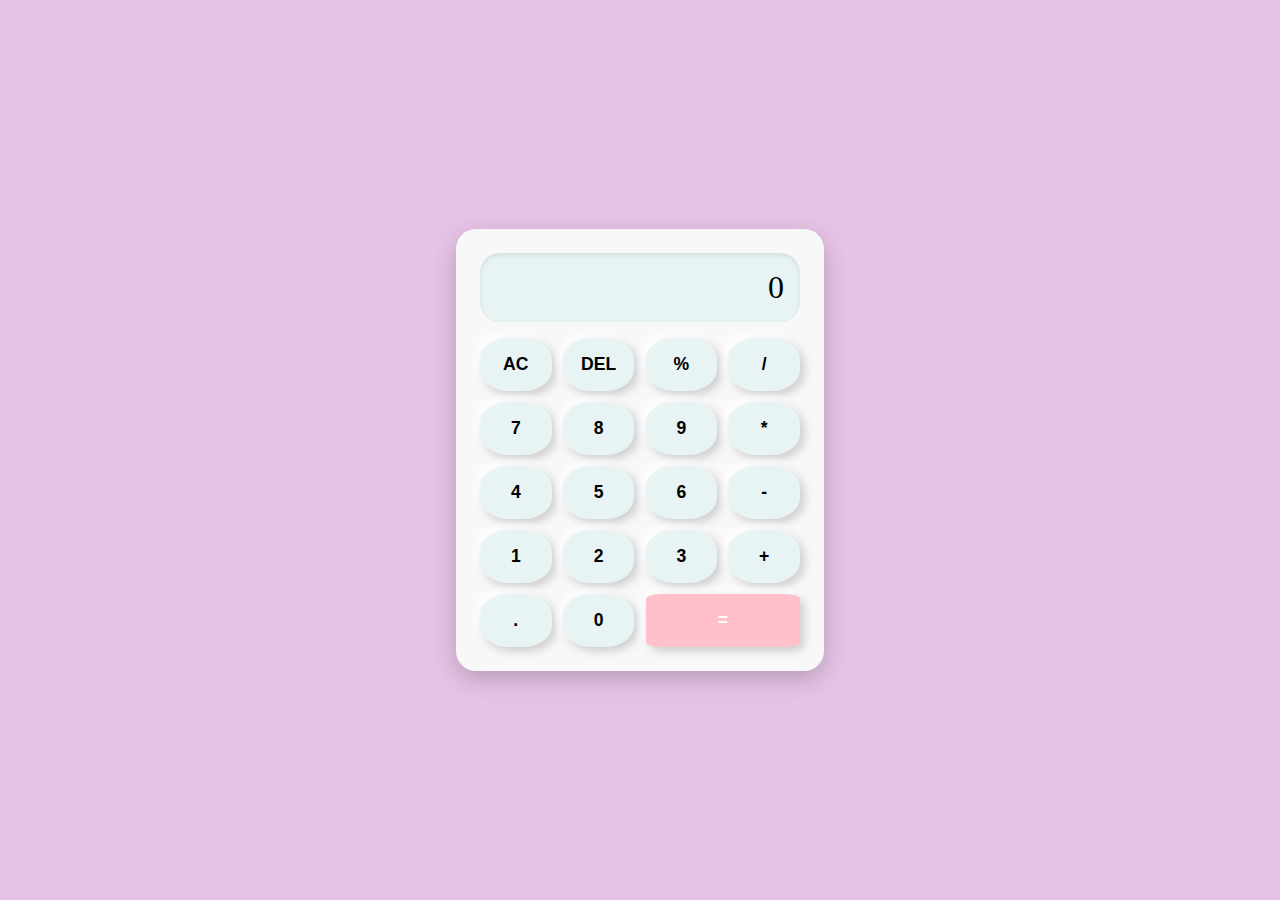
<file: index.html>
<!DOCTYPE html>
<html lang="en">
<head>
    <meta charset="UTF-8">
    <meta name="viewport" content="width=device-width, initial-scale=1.0">
    <title>Simple calculator</title>
    <link rel="stylesheet" href="stay15.css">
</head>
<body>
    <div class="calcul">
        <div id="display" class="display">0</div>
        <div class="buttons">
            <button onclick="clearDisplay()">AC</button>
            <button onclick="deletelast()">DEL</button>
            <button onclick="append('%')">%</button>
            <button onclick="append('/')">/</button>
            <button onclick="append('7')">7</button>
            <button onclick="append('8')">8</button>
            <button onclick="append('9')">9</button>
            <button onclick="append('*')">*</button>
            <button onclick="append('4')">4</button>
            <button onclick="append('5')">5</button>
            <button onclick="append('6')">6</button>
            <button onclick="append('-')">-</button>
            <button onclick="append('1')">1</button>
            <button onclick="append('2')">2</button>
            <button onclick="append('3')">3</button>
            <button onclick="append('+')">+</button>
            <button onclick="append('.')">.</button>
            <button onclick="append('0')">0</button>
            <button class="egal" onclick="calculate()">=</button>
        </div>
    </div>
    <script src="stay15.js"></script>
</body>
</html>
</file>
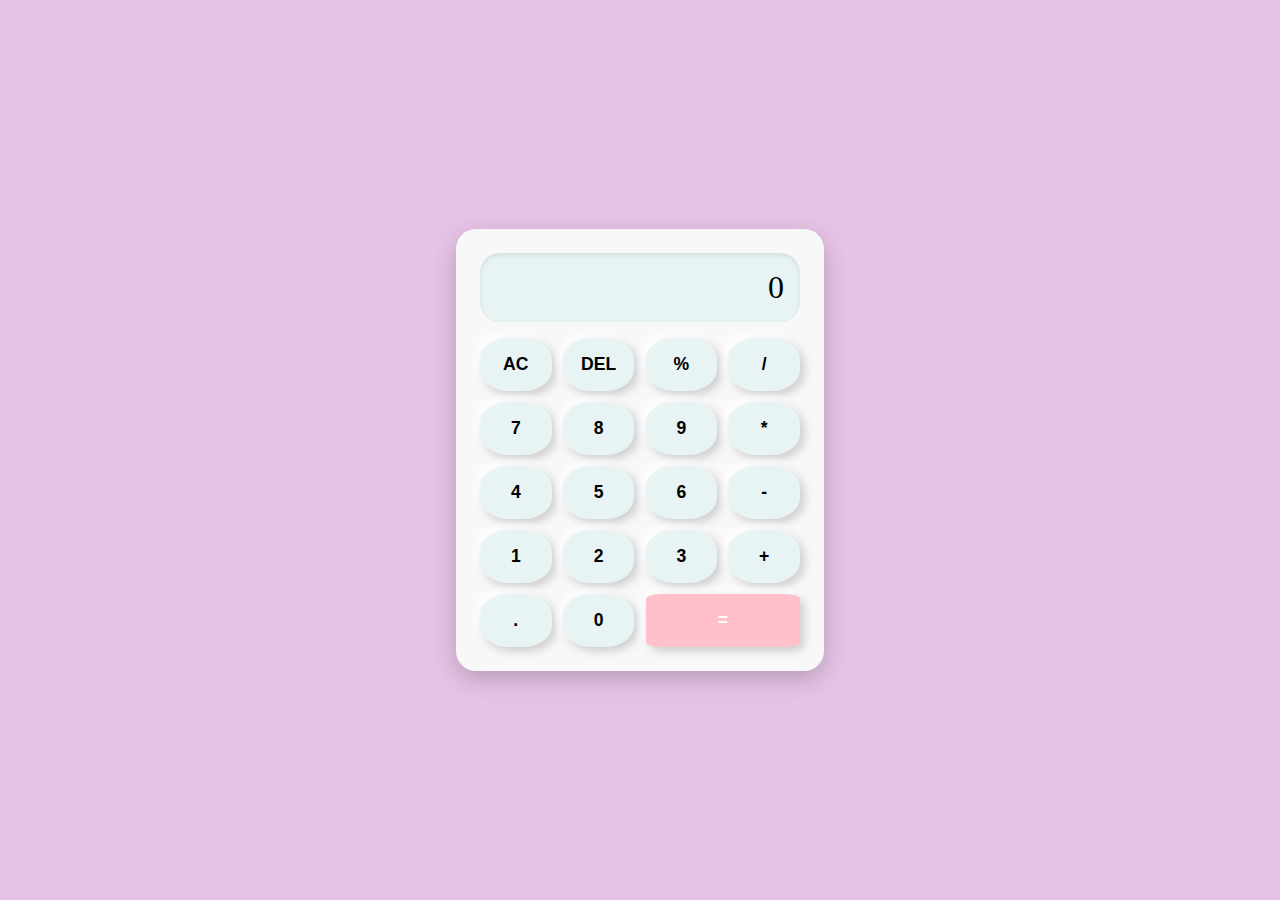
<file: stay15.html>
<!DOCTYPE html>
<html lang="en">
<head>
    <meta charset="UTF-8">
    <meta name="viewport" content="width=device-width, initial-scale=1.0">
    <title>Simple calculator</title>
    <link rel="stylesheet" href="stay15.css">
</head>
<body>
    <div class="calcul">
        <div id="display" class="display">0</div>
        <div class="buttons">
            <button onclick="clearDisplay()">AC</button>
            <button onclick="deletelast()">DEL</button>
            <button onclick="append('%')">%</button>
            <button onclick="append('/')">/</button>
            <button onclick="append('7')">7</button>
            <button onclick="append('8')">8</button>
            <button onclick="append('9')">9</button>
            <button onclick="append('*')">*</button>
            <button onclick="append('4')">4</button>
            <button onclick="append('5')">5</button>
            <button onclick="append('6')">6</button>
            <button onclick="append('-')">-</button>
            <button onclick="append('1')">1</button>
            <button onclick="append('2')">2</button>
            <button onclick="append('3')">3</button>
            <button onclick="append('+')">+</button>
            <button onclick="append('.')">.</button>
            <button onclick="append('0')">0</button>
            <button class="egal" onclick="calculate()">=</button>
        </div>
    </div>
    <script src="stay15.js"></script>
</body>
</html>
</file>
<file: stay15.css>
body {
    margin: 0;
    height: 100vh;
    display: flex;
    align-items: center;
    justify-content: center;
    background: #e6c3e6;
}

.calcul {
    background-color: #f8f8f8;
    border-radius: 20px;
    box-shadow: 0 8px 25px rgba(0, 0, 0, 0.2);
    padding: 1.5rem;
    display: flex;
    flex-direction: column;
    gap: 1rem;
    width: 90%;
    max-width: 320px;
}

.display {
    background: #e8f3f3;
    border-radius: 20px;
    padding: 1rem;
    font-size: 2rem;
    text-align: right;
    color: black;
    box-shadow: inset 0 2px 5px rgba(0, 0, 0, 0.1);
    transition: all 0.2s;
}

.buttons {
    display: grid;
    grid-template-columns: repeat(4, 1fr);
    gap: 0.7rem;
}

button {
    background: #e8f3f3;
    border: none;
    border-radius: 40% 40%;
    padding: 1rem;
    font-size: 1.1rem;
    font-weight: bold;
    color: black;
    box-shadow: 4px 4px 10px #ccc, -4px -4px 10px #fff;
    transition: all 0.2s, transform 0.1s;
    cursor: pointer;
}

button:hover {
    background-color: #e8f3f3;
    transform: scale(1.05);
}

button:active {
    box-shadow: inset 2px 2px 6px #bbb, inset -2px -2px 6px #fff;
    transform: scale(0.95);
}

.egal{
    border-radius: 10%;
    grid-column: span 2;
    border: 30px;
    background: pink;
    color: white;
}

@media (max-width: 400px){
    button{
        font-size: 1rem;
        padding: 0.8rem;
    }
}
</file>
